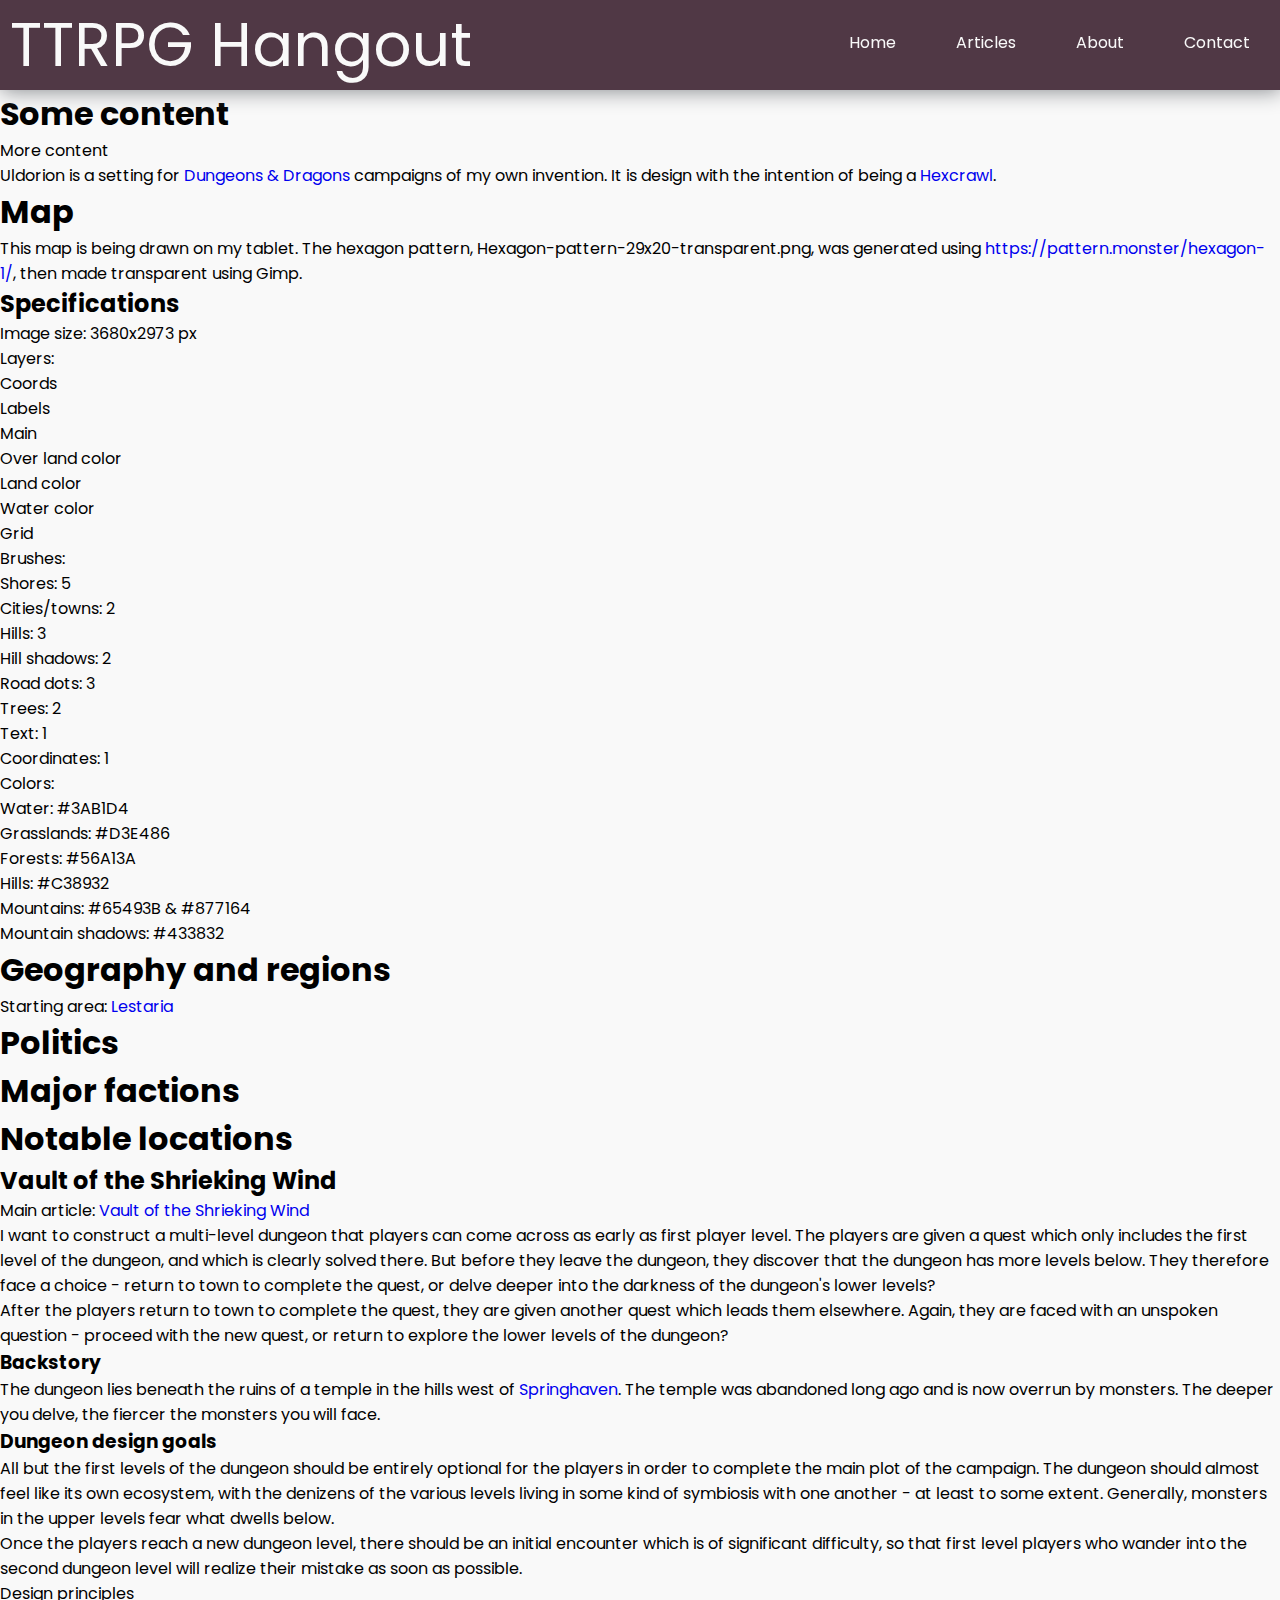
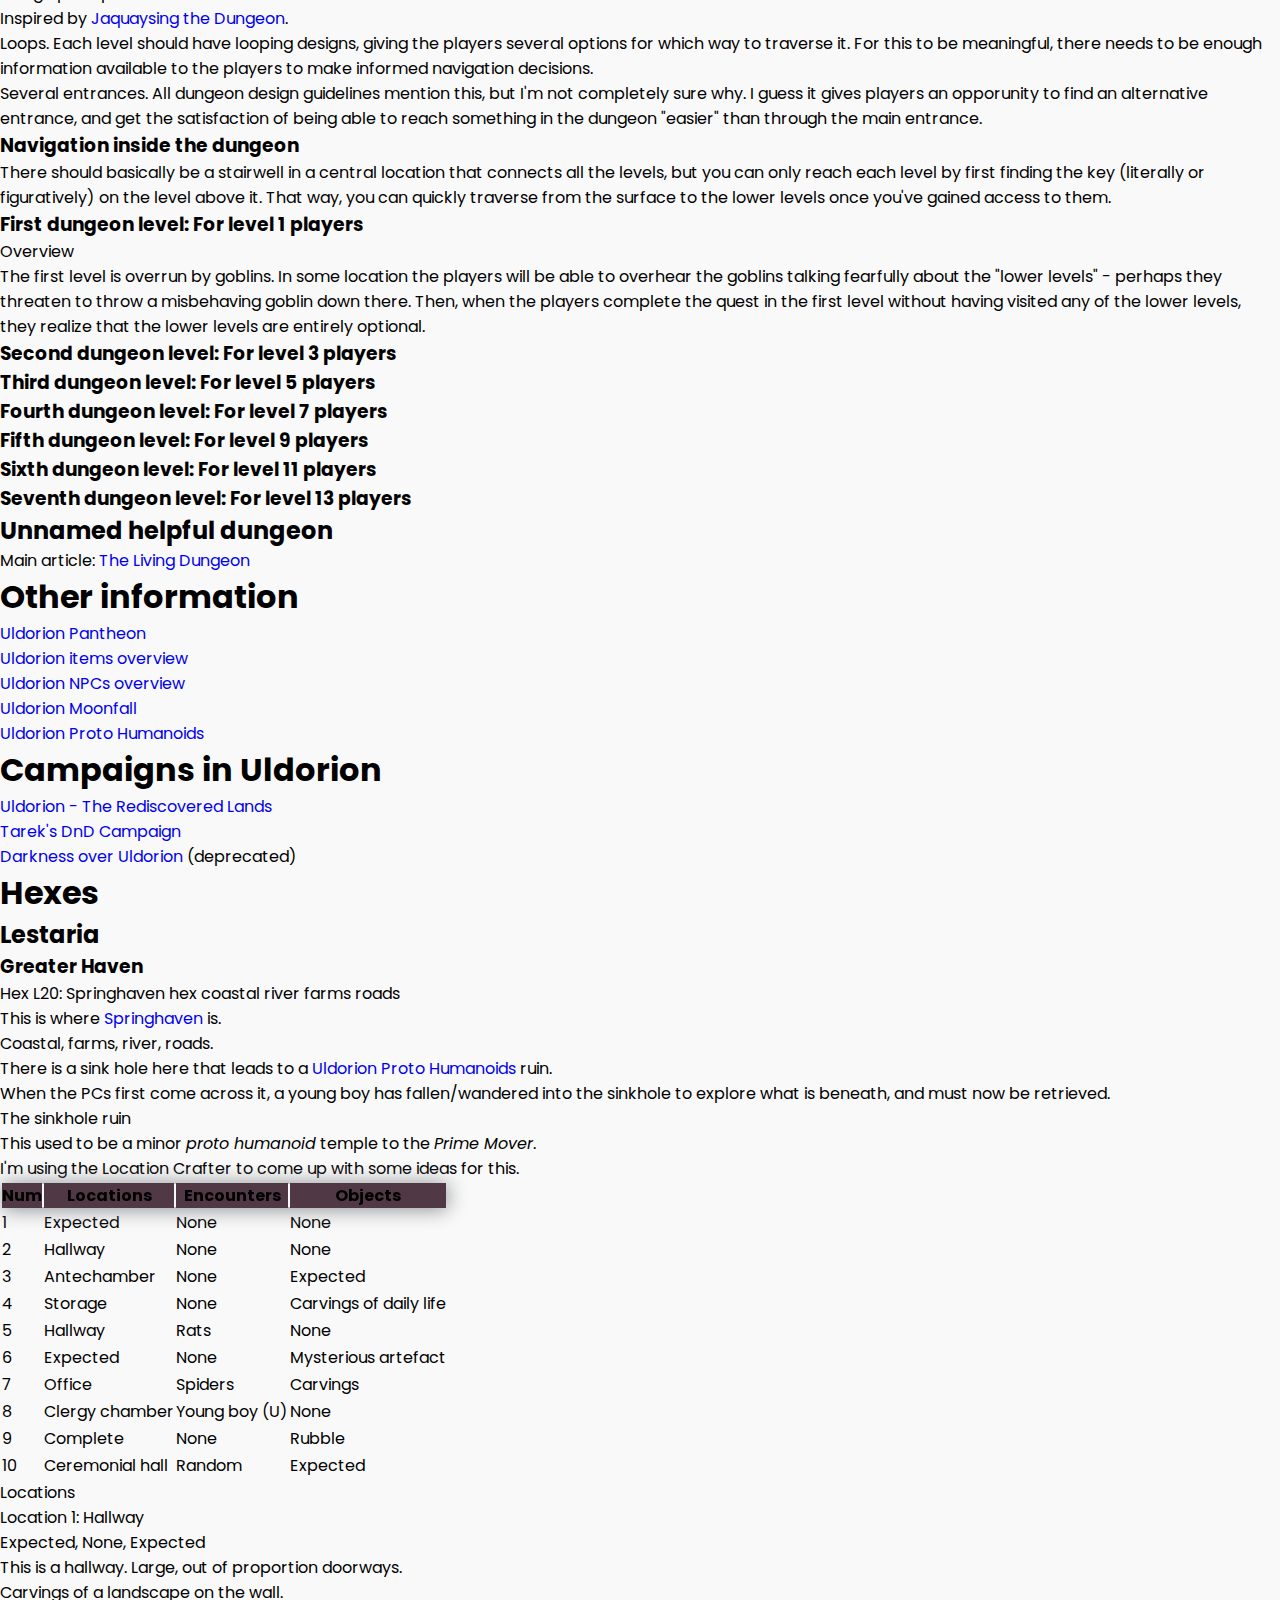
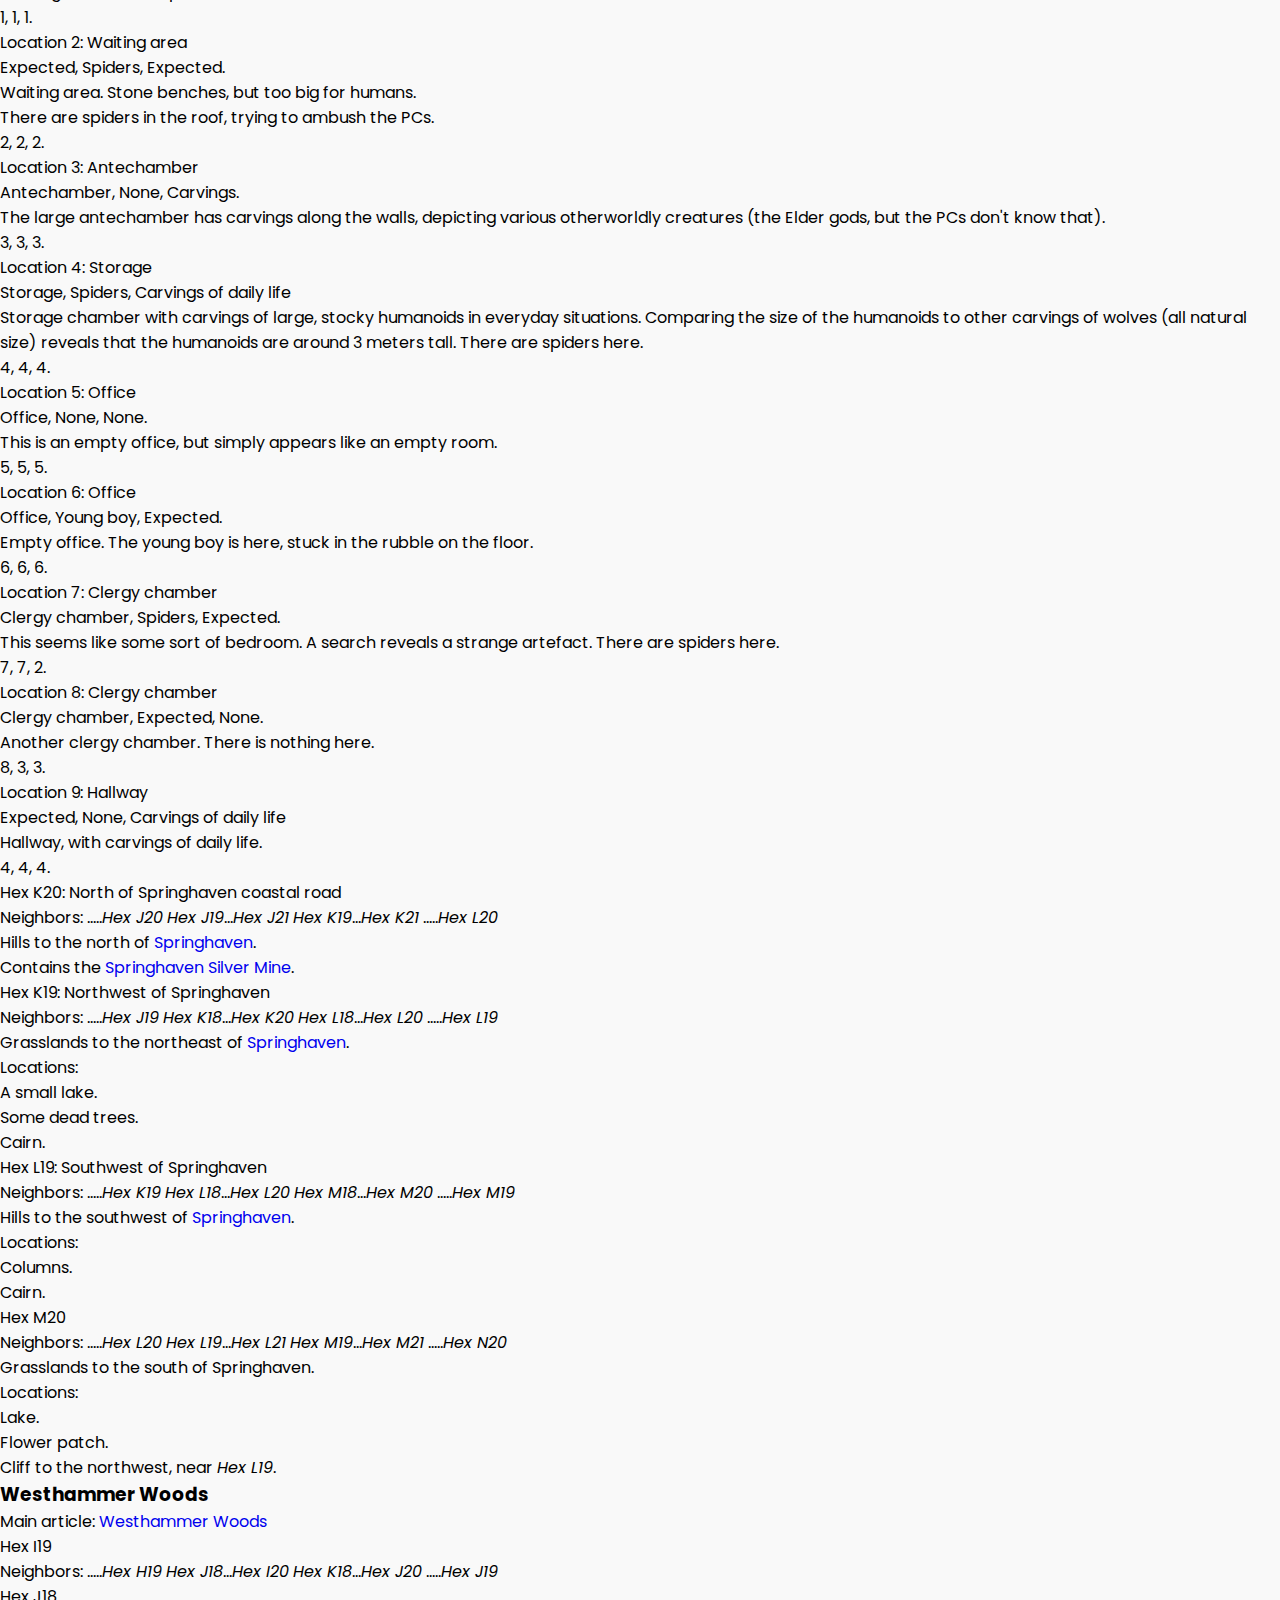
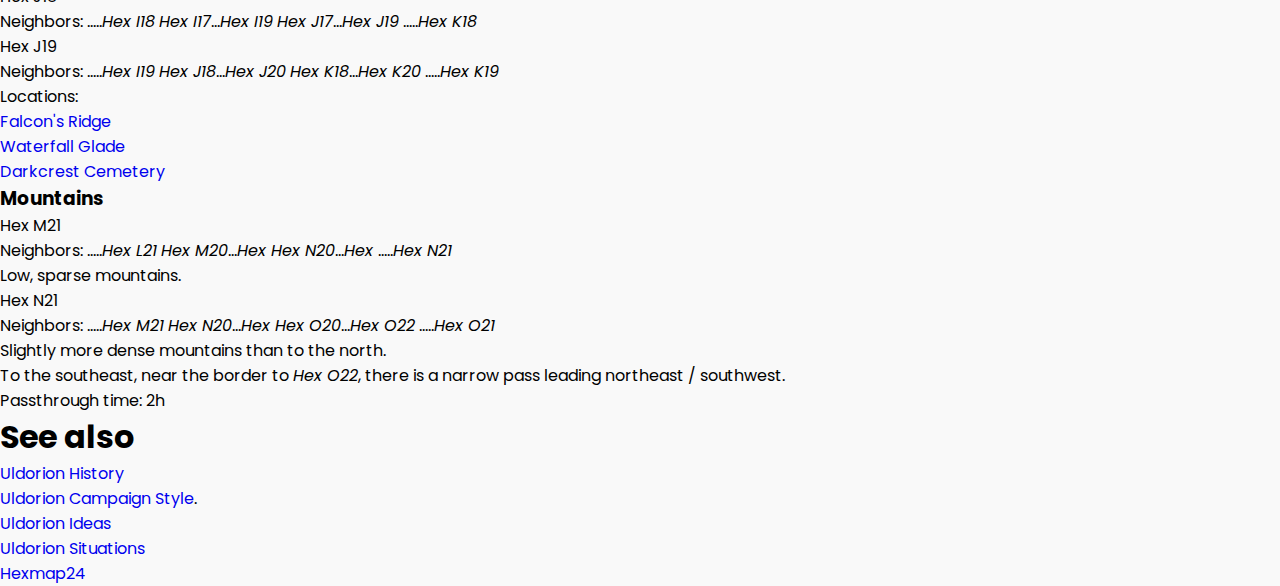
<file: experiment/tut1/index.html>
<!-- Based on a tutorial at https://blog.logrocket.com/create-responsive-mobile-menu-with-css-no-javascript/ -->
<!DOCTYPE html>
<html lang="en">
  <head>
    <meta charset="UTF-8">
    <meta http-equiv="X-UA-Compatible" content="IE=edge">
    <meta name="viewport" content="width=device-width, initial-scale=1.0">

    <!-- App title -->
    <title>Responsive Pure CSS Menu</title>

    <!-- Link CSS file -->
    <link rel="stylesheet" href="style.css">
    <link rel="stylesheet" href="https://cdnjs.cloudflare.com/ajax/libs/font-awesome/4.7.0/css/font-awesome.min.css">
  </head>
  
  <body>
    <!-- Navigation bar -->
    <header class="header">
      <!-- Logo -->
      <a href="#" class="logo">TTRPG Hangout</a>
      <!-- Hamburget icon -->
      <input class="side-menu" type="checkbox" id="side-menu"/>
      <label class="hamb" for="side-menu"><span class="hamb-line"></span></label>

      <!-- Menu -->
      <nav class="nav">
        <ul class="menu">
          <li><a href="#">Home</a></li>
          <li><a href="#">Articles</a></li>
          <li><a href="#">About</a></li>
          <li class="subnav">
            <p class="subnavbtn">Contact <i class"fa fa-caret-down"></i></p>
            <div class="subnav-content">
              <a href="#">Email</a>
              <a href="#">Mastodon</a>
              <a href="#">Phone</a>
            </div>
          </li>
        </ul>
      </nav>
    </header>
    <!-- Main content -->
    <main>
      <article>
        <h1>
          Some content
        </h1>
        <p>
          More content
        </p>
        <p>Uldorion is a setting for <a href="dungeons_dragons.html">Dungeons &amp; Dragons</a> campaigns of my own invention. It is design with the intention of being a <a href="hexcrawl.html">Hexcrawl</a>.</p>
<h1 id="map">Map</h1>
<p>This map is being drawn on my tablet. The hexagon pattern, Hexagon-pattern-29x20-transparent.png, was generated using <a href="https://pattern.monster/hexagon-1/">https://pattern.monster/hexagon-1/</a>, then made transparent using Gimp.</p>
<h2 id="specifications">Specifications</h2>
<ul>
<li>Image size: 3680x2973 px</li>
<li>Layers:
<ul>
<li>Coords</li>
<li>Labels</li>
<li>Main</li>
<li>Over land color</li>
<li>Land color</li>
<li>Water color</li>
<li>Grid</li>
</ul></li>
<li>Brushes:
<ul>
<li>Shores: 5</li>
<li>Cities/towns: 2</li>
<li>Hills: 3
<ul>
<li>Hill shadows: 2</li>
</ul></li>
<li>Road dots: 3</li>
<li>Trees: 2</li>
<li>Text: 1</li>
<li>Coordinates: 1</li>
</ul></li>
<li>Colors:
<ul>
<li>Water: #3AB1D4</li>
<li>Grasslands: #D3E486</li>
<li>Forests: #56A13A</li>
<li>Hills: #C38932</li>
<li>Mountains: #65493B &amp; #877164</li>
<li>Mountain shadows: #433832</li>
</ul></li>
</ul>
<h1 id="geography-and-regions">Geography and regions</h1>
<ul>
<li>Starting area: <a href="lestaria.html">Lestaria</a></li>
</ul>
<h1 id="politics">Politics</h1>
<h1 id="major-factions">Major factions</h1>
<h1 id="notable-locations">Notable locations</h1>
<h2 id="vault-of-the-shrieking-wind">Vault of the Shrieking Wind</h2>
<p>Main article: <a href="vault_of_the_shrieking_wind.html">Vault of the Shrieking Wind</a></p>
<p>I want to construct a multi-level dungeon that players can come across as early as first player level. The players are given a quest which only includes the first level of the dungeon, and which is clearly solved there. But before they leave the dungeon, they discover that the dungeon has more levels below. They therefore face a choice - return to town to complete the quest, or delve deeper into the darkness of the dungeon's lower levels?</p>
<p>After the players return to town to complete the quest, they are given another quest which leads them elsewhere. Again, they are faced with an unspoken question - proceed with the new quest, or return to explore the lower levels of the dungeon?</p>
<h3 id="backstory">Backstory</h3>
<p>The dungeon lies beneath the ruins of a temple in the hills west of <a href="springhaven.html">Springhaven</a>. The temple was abandoned long ago and is now overrun by monsters. The deeper you delve, the fiercer the monsters you will face.</p>
<h3 id="dungeon-design-goals">Dungeon design goals</h3>
<p>All but the first levels of the dungeon should be entirely optional for the players in order to complete the main plot of the campaign. The dungeon should almost feel like its own ecosystem, with the denizens of the various levels living in some kind of symbiosis with one another - at least to some extent. Generally, monsters in the upper levels fear what dwells below.</p>
<p>Once the players reach a new dungeon level, there should be an initial encounter which is of significant difficulty, so that first level players who wander into the second dungeon level will realize their mistake as soon as possible.</p>
<ol>
<li><p>Design principles</p>
<ul>
<li><p>Inspired by <a href="jaquaysing_the_dungeon.html">Jaquaysing the Dungeon</a>.</p></li>
<li><p>Loops. Each level should have looping designs, giving the players several options for which way to traverse it. For this to be meaningful, there needs to be enough information available to the players to make informed navigation decisions.</p></li>
<li><p>Several entrances. All dungeon design guidelines mention this, but I'm not completely sure why. I guess it gives players an opporunity to find an alternative entrance, and get the satisfaction of being able to reach something in the dungeon "easier" than through the main entrance.</p></li>
</ul></li>
</ol>
<h3 id="navigation-inside-the-dungeon">Navigation inside the dungeon</h3>
<p>There should basically be a stairwell in a central location that connects all the levels, but you can only reach each level by first finding the key (literally or figuratively) on the level above it. That way, you can quickly traverse from the surface to the lower levels once you've gained access to them.</p>
<h3 id="first-dungeon-level-for-level-1-players">First dungeon level: For level 1 players</h3>
<ol>
<li><p>Overview</p>
<p>The first level is overrun by goblins. In some location the players will be able to overhear the goblins talking fearfully about the "lower levels" - perhaps they threaten to throw a misbehaving goblin down there. Then, when the players complete the quest in the first level without having visited any of the lower levels, they realize that the lower levels are entirely optional.</p></li>
</ol>
<h3 id="second-dungeon-level-for-level-3-players">Second dungeon level: For level 3 players</h3>
<h3 id="third-dungeon-level-for-level-5-players">Third dungeon level: For level 5 players</h3>
<h3 id="fourth-dungeon-level-for-level-7-players">Fourth dungeon level: For level 7 players</h3>
<h3 id="fifth-dungeon-level-for-level-9-players">Fifth dungeon level: For level 9 players</h3>
<h3 id="sixth-dungeon-level-for-level-11-players">Sixth dungeon level: For level 11 players</h3>
<h3 id="seventh-dungeon-level-for-level-13-players">Seventh dungeon level: For level 13 players</h3>
<h2 id="unnamed-helpful-dungeon">Unnamed helpful dungeon</h2>
<p>Main article: <a href="the_living_dungeon.html">The Living Dungeon</a></p>
<h1 id="other-information">Other information</h1>
<ul>
<li><a href="uldorion_pantheon.html">Uldorion Pantheon</a></li>
<li><a href="uldorion_items_overview.html">Uldorion items overview</a></li>
<li><a href="uldorion_npcs_overview.html">Uldorion NPCs overview</a></li>
<li><a href="uldorion_moonfall.html">Uldorion Moonfall</a></li>
<li><a href="uldorion_proto_humanoids.html">Uldorion Proto Humanoids</a></li>
</ul>
<h1 id="campaigns-in-uldorion">Campaigns in Uldorion</h1>
<ul>
<li><a href="uldorion_the_rediscovered_lands.html">Uldorion - The Rediscovered Lands</a></li>
<li><a href="tarek_s_dnd_campaign.html">Tarek's DnD Campaign</a></li>
<li><a href="darkness_over_uldorion.html">Darkness over Uldorion</a> (deprecated)</li>
</ul>
<h1 id="hexes">Hexes</h1>
<h2 id="lestaria">Lestaria</h2>
<h3 id="greater-haven">Greater Haven</h3>
<ol>
<li><p>Hex L20: Springhaven hex <span class="tag" data-tag-name="coastal"><span class="smallcaps">coastal</span></span> <span class="tag" data-tag-name="river"><span class="smallcaps">river</span></span> <span class="tag" data-tag-name="farms"><span class="smallcaps">farms</span></span> <span class="tag" data-tag-name="roads"><span class="smallcaps">roads</span></span></p>
<ul>
<li>This is where <a href="springhaven.html">Springhaven</a> is.</li>
<li>Coastal, farms, river, roads.</li>
<li>There is a sink hole here that leads to a <a href="uldorion_proto_humanoids.html">Uldorion Proto Humanoids</a> ruin.</li>
<li>When the PCs first come across it, a young boy has fallen/wandered into the sinkhole to explore what is beneath, and must now be retrieved.</li>
</ul>
<ol>
<li><p>The sinkhole ruin</p>
<p>This used to be a minor <em>proto humanoid</em> temple to the <em>Prime Mover</em>.</p>
<p>I'm using the Location Crafter to come up with some ideas for this.</p>
<table>
<thead>
<tr class="header">
<th>Num</th>
<th>Locations</th>
<th>Encounters</th>
<th>Objects</th>
</tr>
</thead>
<tbody>
<tr class="odd">
<td>1</td>
<td>Expected</td>
<td>None</td>
<td>None</td>
</tr>
<tr class="even">
<td>2</td>
<td>Hallway</td>
<td>None</td>
<td>None</td>
</tr>
<tr class="odd">
<td>3</td>
<td>Antechamber</td>
<td>None</td>
<td>Expected</td>
</tr>
<tr class="even">
<td>4</td>
<td>Storage</td>
<td>None</td>
<td>Carvings of daily life</td>
</tr>
<tr class="odd">
<td>5</td>
<td>Hallway</td>
<td>Rats</td>
<td>None</td>
</tr>
<tr class="even">
<td>6</td>
<td>Expected</td>
<td>None</td>
<td>Mysterious artefact</td>
</tr>
<tr class="odd">
<td>7</td>
<td>Office</td>
<td>Spiders</td>
<td>Carvings</td>
</tr>
<tr class="even">
<td>8</td>
<td>Clergy chamber</td>
<td>Young boy (U)</td>
<td>None</td>
</tr>
<tr class="odd">
<td>9</td>
<td>Complete</td>
<td>None</td>
<td>Rubble</td>
</tr>
<tr class="even">
<td>10</td>
<td>Ceremonial hall</td>
<td>Random</td>
<td>Expected</td>
</tr>
</tbody>
</table>
<ol>
<li><p>Locations</p>
<ol>
<li><p>Location 1: Hallway</p>
<ul>
<li>Expected, None, Expected</li>
<li>This is a hallway. Large, out of proportion doorways.</li>
<li>Carvings of a landscape on the wall.</li>
<li>1, 1, 1.</li>
</ul></li>
<li><p>Location 2: Waiting area</p>
<ul>
<li>Expected, Spiders, Expected.</li>
<li>Waiting area. Stone benches, but too big for humans.</li>
<li>There are spiders in the roof, trying to ambush the PCs.</li>
<li>2, 2, 2.</li>
</ul></li>
<li><p>Location 3: Antechamber</p>
<ul>
<li>Antechamber, None, Carvings.</li>
<li>The large antechamber has carvings along the walls, depicting various otherworldly creatures (the Elder gods, but the PCs don't know that).</li>
<li>3, 3, 3.</li>
</ul></li>
<li><p>Location 4: Storage</p>
<ul>
<li>Storage, Spiders, Carvings of daily life</li>
<li>Storage chamber with carvings of large, stocky humanoids in everyday situations. Comparing the size of the humanoids to other carvings of wolves (all natural size) reveals that the humanoids are around 3 meters tall. There are spiders here.</li>
<li>4, 4, 4.</li>
</ul></li>
<li><p>Location 5: Office</p>
<ul>
<li>Office, None, None.</li>
<li>This is an empty office, but simply appears like an empty room.</li>
<li>5, 5, 5.</li>
</ul></li>
<li><p>Location 6: Office</p>
<ul>
<li>Office, Young boy, Expected.</li>
<li>Empty office. The young boy is here, stuck in the rubble on the floor.</li>
<li>6, 6, 6.</li>
</ul></li>
<li><p>Location 7: Clergy chamber</p>
<ul>
<li>Clergy chamber, Spiders, Expected.</li>
<li>This seems like some sort of bedroom. A search reveals a strange artefact. There are spiders here.</li>
<li>7, 7, 2.</li>
</ul></li>
<li><p>Location 8: Clergy chamber</p>
<ul>
<li>Clergy chamber, Expected, None.</li>
<li>Another clergy chamber. There is nothing here.</li>
<li>8, 3, 3.</li>
</ul></li>
<li><p>Location 9: Hallway</p>
<ul>
<li>Expected, None, Carvings of daily life</li>
<li>Hallway, with carvings of daily life.</li>
<li>4, 4, 4.</li>
</ul></li>
</ol></li>
</ol></li>
</ol></li>
<li><p>Hex K20: North of Springhaven <span class="tag" data-tag-name="coastal"><span class="smallcaps">coastal</span></span> <span class="tag" data-tag-name="road"><span class="smallcaps">road</span></span></p>
<p>Neighbors: …..<em>Hex J20</em> <em>Hex J19</em>…<em>Hex J21</em> <em>Hex K19</em>…<em>Hex K21</em> …..<em>Hex L20</em></p>
<ul>
<li>Hills to the north of <a href="springhaven.html">Springhaven</a>.</li>
<li>Contains the <a href="springhaven_silver_mine.html">Springhaven Silver Mine</a>.</li>
</ul></li>
<li><p>Hex K19: Northwest of Springhaven</p>
<p>Neighbors: …..<em>Hex J19</em> <em>Hex K18</em>…<em>Hex K20</em> <em>Hex L18</em>…<em>Hex L20</em> …..<em>Hex L19</em></p>
<ul>
<li>Grasslands to the northeast of <a href="springhaven.html">Springhaven</a>.</li>
<li>Locations:
<ul>
<li>A small lake.</li>
<li>Some dead trees.</li>
<li>Cairn.</li>
</ul></li>
</ul></li>
<li><p>Hex L19: Southwest of Springhaven</p>
<p>Neighbors: …..<em>Hex K19</em> <em>Hex L18</em>…<em>Hex L20</em> <em>Hex M18</em>…<em>Hex M20</em> …..<em>Hex M19</em></p>
<ul>
<li>Hills to the southwest of <a href="springhaven.html">Springhaven</a>.</li>
<li>Locations:
<ul>
<li>Columns.</li>
<li>Cairn.</li>
</ul></li>
</ul></li>
<li><p>Hex M20</p>
<p>Neighbors: …..<em>Hex L20</em> <em>Hex L19</em>…<em>Hex L21</em> <em>Hex M19</em>…<em>Hex M21</em> …..<em>Hex N20</em></p>
<ul>
<li>Grasslands to the south of Springhaven.</li>
<li>Locations:
<ul>
<li>Lake.</li>
<li>Flower patch.</li>
<li>Cliff to the northwest, near <em>Hex L19</em>.</li>
</ul></li>
</ul></li>
</ol>
<h3 id="westhammer-woods">Westhammer Woods</h3>
<p>Main article: <a href="westhammer_woods.html">Westhammer Woods</a></p>
<ol>
<li><p>Hex I19</p>
<p>Neighbors: …..<em>Hex H19</em> <em>Hex J18</em>…<em>Hex I20</em> <em>Hex K18</em>…<em>Hex J20</em> …..<em>Hex J19</em></p></li>
<li><p>Hex J18</p>
<p>Neighbors: …..<em>Hex I18</em> <em>Hex I17</em>…<em>Hex I19</em> <em>Hex J17</em>…<em>Hex J19</em> …..<em>Hex K18</em></p></li>
<li><p>Hex J19</p>
<p>Neighbors: …..<em>Hex I19</em> <em>Hex J18</em>…<em>Hex J20</em> <em>Hex K18</em>…<em>Hex K20</em> …..<em>Hex K19</em></p>
<ul>
<li>Locations:
<ul>
<li><a href="falcon_s_ridge.html">Falcon's Ridge</a></li>
<li><a href="waterfall_glade.html">Waterfall Glade</a></li>
<li><a href="darkcrest_cemetery.html">Darkcrest Cemetery</a></li>
</ul></li>
</ul></li>
</ol>
<h3 id="mountains">Mountains</h3>
<ol>
<li><p>Hex M21</p>
<p>Neighbors: …..<em>Hex L21</em> <em>Hex M20</em>…<em>Hex </em> <em>Hex N20</em>…<em>Hex </em> …..<em>Hex N21</em></p>
<ul>
<li>Low, sparse mountains.</li>
</ul></li>
<li><p>Hex N21</p>
<p>Neighbors: …..<em>Hex M21</em> <em>Hex N20</em>…<em>Hex </em> <em>Hex O20</em>…<em>Hex O22</em> …..<em>Hex O21</em></p>
<ul>
<li>Slightly more dense mountains than to the north.</li>
<li>To the southeast, near the border to <em>Hex O22</em>, there is a narrow pass leading northeast / southwest.
<ul>
<li>Passthrough time: 2h</li>
</ul></li>
</ul></li>
</ol>
<h1 id="see-also">See also</h1>
<ul>
<li><a href="uldorion_history.html">Uldorion History</a></li>
<li><a href="uldorion_campaign_style.html">Uldorion Campaign Style</a>.</li>
<li><a href="uldorion_ideas.html">Uldorion Ideas</a></li>
<li><a href="uldorion_situations.html">Uldorion Situations</a></li>
<li><a href="hexmap24.html">Hexmap24</a></li>
</ul>

      </article>
    </main>
  </body>
</html>
</file>
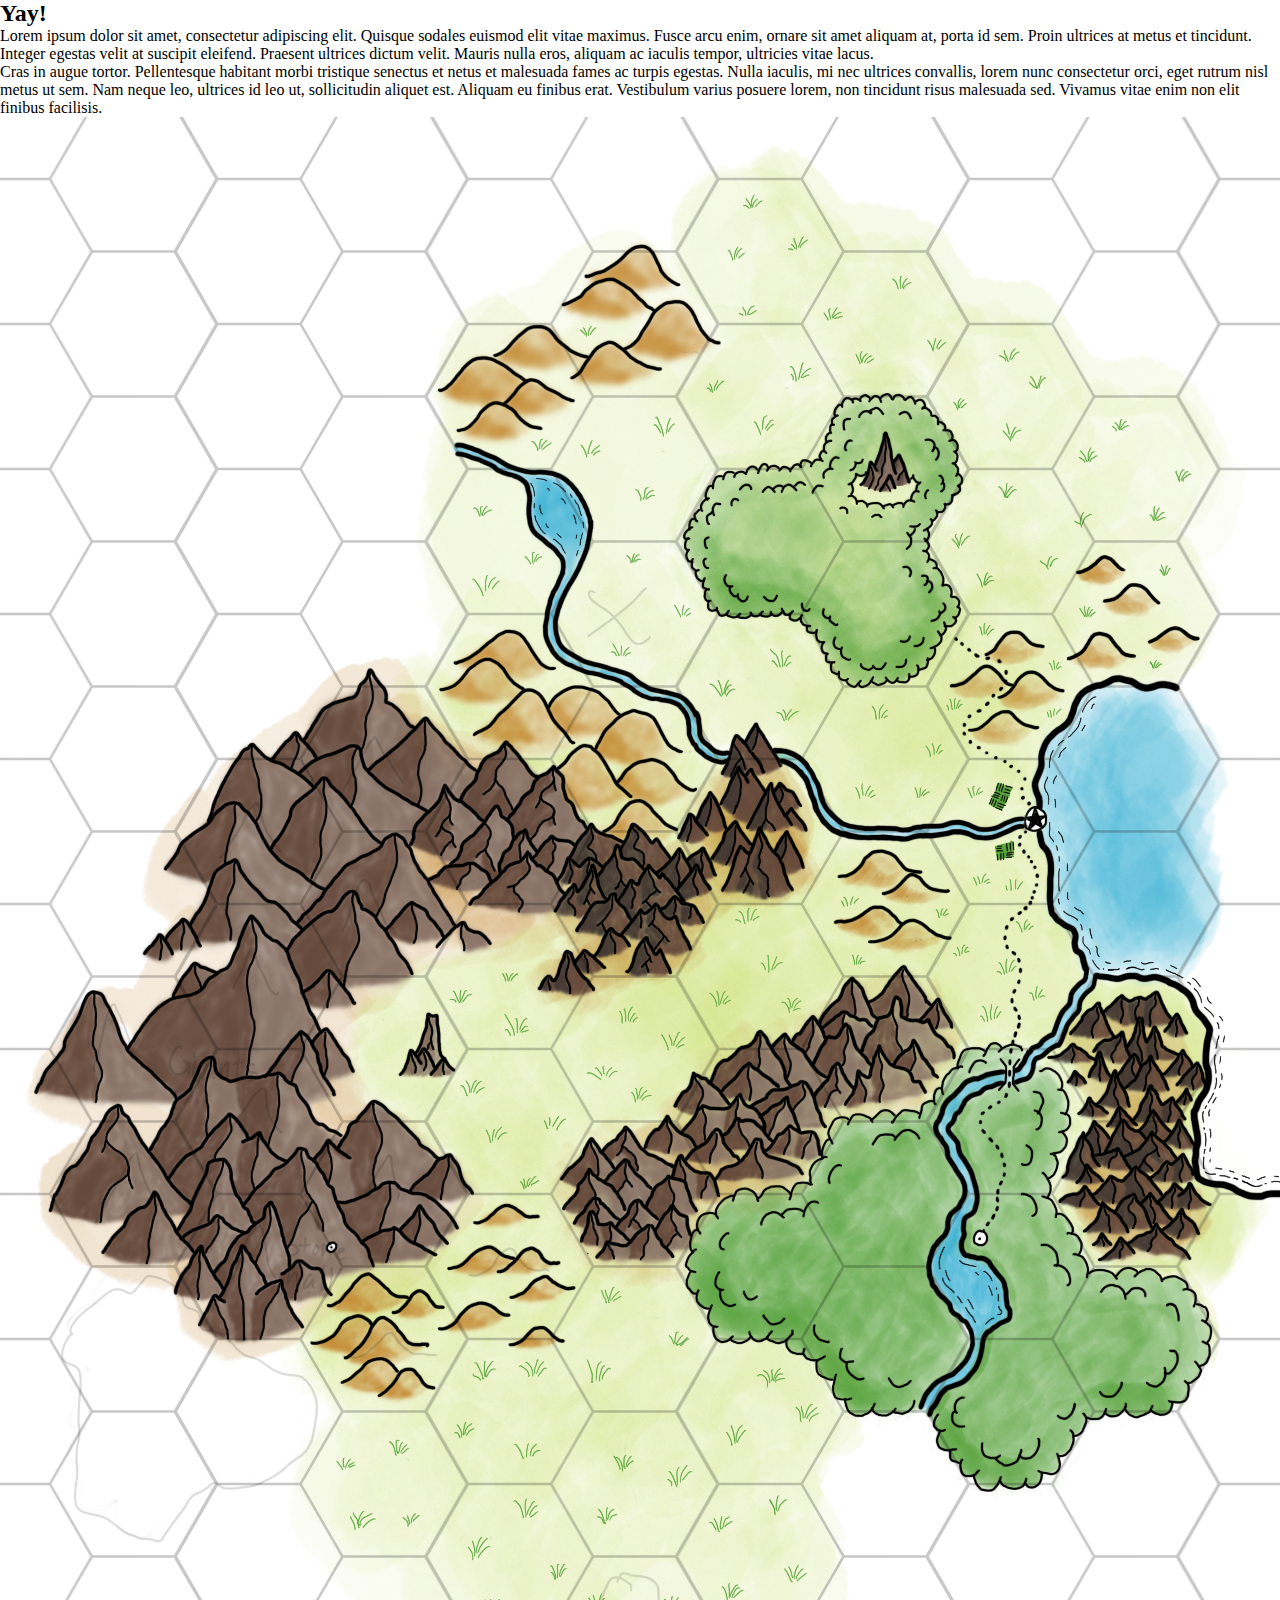
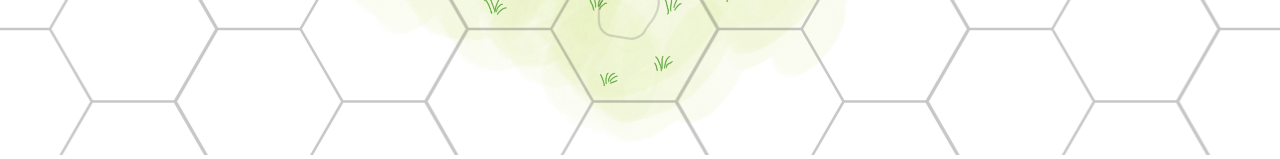
<file: experiment/tut2/index.html>
<!DOCTYPE html>
<html>
  <head>
    <meta charset="utf-8">
    <title></title>
    <meta name="viewport" content="width=device-width, initial-scale=1.0">
    <link rel="stylesheet" href="style.css">
  </head>
  <body>
    <img class="img-banner" src="img/Glimmervale.jpeg" alt="Glimmervale">
    <div class="wrapper">
      <article class="img-info">
        <h2>Yay!</h2>
        <p>
          Lorem ipsum dolor sit amet, consectetur adipiscing elit. Quisque sodales euismod elit vitae maximus. Fusce arcu enim, ornare sit amet aliquam at, porta id sem. Proin ultrices at metus et tincidunt. Integer egestas velit at suscipit eleifend. Praesent ultrices dictum velit. Mauris nulla eros, aliquam ac iaculis tempor, ultricies vitae lacus.
        </p>
        <p>
          Cras in augue tortor. Pellentesque habitant morbi tristique senectus et netus et malesuada fames ac turpis egestas. Nulla iaculis, mi nec ultrices convallis, lorem nunc consectetur orci, eget rutrum nisl metus ut sem. Nam neque leo, ultrices id leo ut, sollicitudin aliquet est. Aliquam eu finibus erat. Vestibulum varius posuere lorem, non tincidunt risus malesuada sed. Vivamus vitae enim non elit finibus facilisis.
        </p>
      </article>
      <img class="img-uldorion" src="img/Uldorion-2024-01-31-cropped.png" alt="Partial map of Uldorion">
  </body>
</html>
</file>
<file: experiment/tut1/style.css>
/* Theming */
@import url("https://fonts.googleapis.com/css2?family=Poppins:wght@400;700&display=swap");

:root{
    --white: #f9f9f9;
    --black: #36383F;
    --darkpurple: #503845;
    --grey: #85888C;
}

/* Reset */
*{
    margin: 0;
    padding: 0;
    box-sizing: border-box;
}

body{
    background-color: var(--white);
    font-family: "Poppins", sans-serif;
}

a{
    text-decoration: none;
}

ul{
    list-style: none;
}

/* Header*/
.header{
    background-color: var(--darkpurple);
    box-shadow: 1px 1px 20px 0px var(--grey);
    position: sticky;
    top: 0;
    width: 100%;
}

/* Logo */
.logo{
    display: inline-block;
    color: var(--white);
    font-size: 60px;
    margin-left: 10px;

}

/* Nav menu */
.nav{
    width: 100%;
    height: 100%;
    position: fixed;
    background-color: var(--darkpurple);
    overflow: hidden;

}

.menu a, .menu p{
    display: block;
    padding: 30px;
    color: var(--white);

}

.menu a:hover{
    background-color: var(--grey);
}

.nav{
    max-height: 0;
    transition: max-height .3s ease-out;
}

/* Sub nav */
.subnav-content {
    background-color: var(--white);
    width: 100%;
    z-index: 1;
    padding: 20px 0 ;
    display: none;
}
.subnav-content a {
    color: var(--darkpurple);
    text-decoration: none;
    padding: 0;
    margin: 10px 0;
    text-align: center;
}
.subnav:hover .subnav-content {
    display: block;
}
    
/* Menu Icon */

.hamb{
    cursor: pointer;
    float: right;
    padding: 40px 20px;
} 


.hamb-line {
    background: var(--white);
    display: block;
    height: 2px;
    position: relative;
    width: 24px;

}

.hamb-line::before,
.hamb-line::after{
    background: var(--white);
    content: '';
    display: block;
    height: 100%;
    position: absolute;
    transition: all .2s ease-out;
    width: 100%;
}

.hamb-line::before{
    top: 5px;
}

.hamb-line::after{
    top: -5px;
}


.side-menu{
    display: none;
}

/* Toggle menu icon */

.side-menu:checked ~ nav{
    max-height: 100%;
}

.side-menu:checked ~ .hamb .hamb-line {
    background: transparent;
}

.side-menu:checked ~ .hamb .hamb-line::before {
    transform: rotate(-45deg);
    top:0;

}

.side-menu:checked ~ .hamb .hamb-line::after {
    transform: rotate(45deg);
    top:0;
}

/* Responsiveness */

@media (min-width: 950px) {
    .nav{
        max-height: none;
        top: 0;
        position: relative;
        float: right;
        width: fit-content;
        background-color: transparent;

    }

    .menu li{
        float: left;
    }

    .menu a:hover{
        background-color: transparent;
        color: var(--grey);

    }

    .hamb{
        display: none;
    }

        /* Sub nav */
    .subnav-content {
        padding: 20px 0 ;
        display: none;
        background-color: var(--darkpurple);
    }
    .subnav-content a{
        color: white;
    }
    
}
</file>
<file: experiment/tut2/style.css>
* {
    margin: 0;
    padding: 0;
}

.wrapper {
    width: 100%;
}

.img-banner {
    display: none;
}

.img-info {
    width: 100%;
</file>
